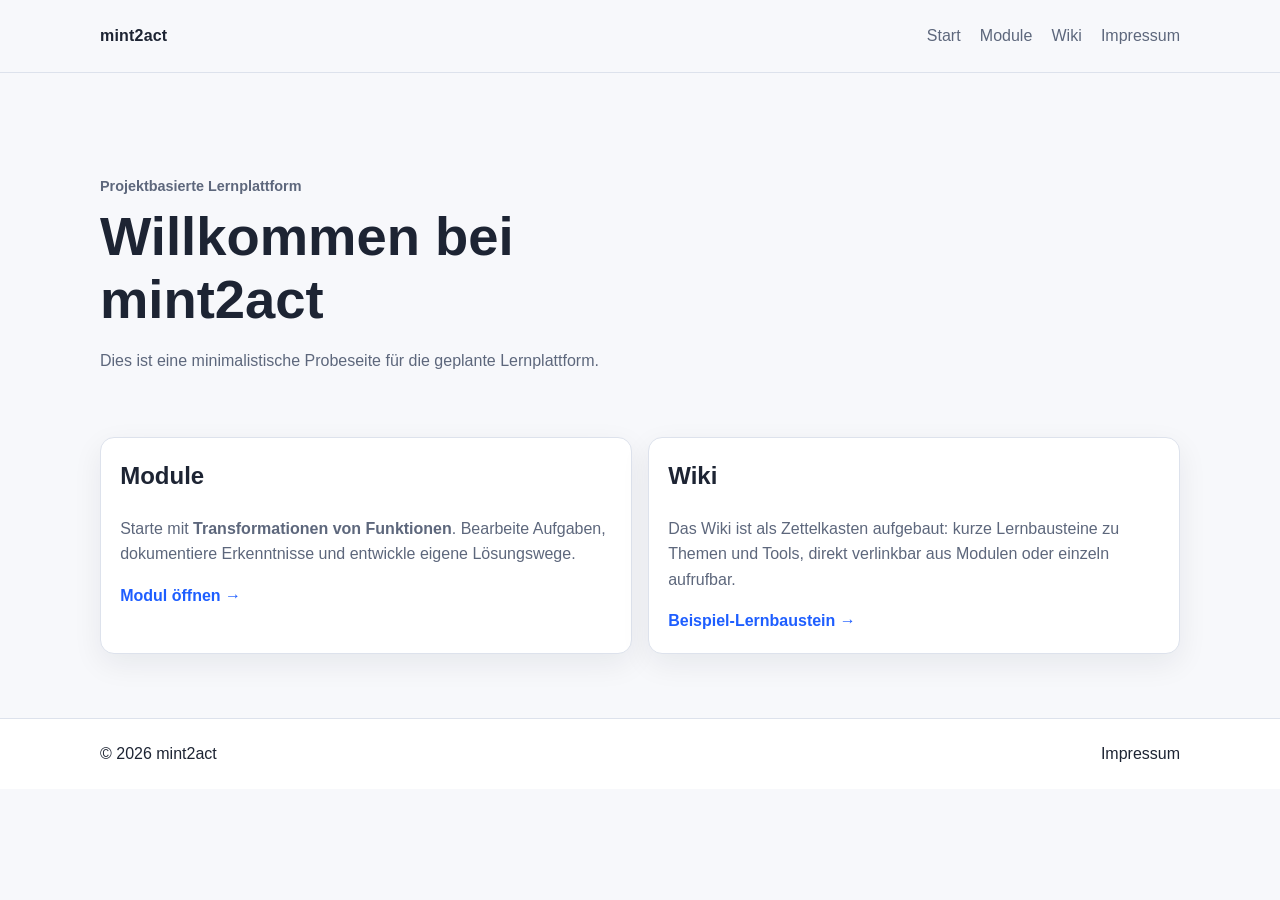
<file: index.html>
<!DOCTYPE html>
<html lang="de">
  <head>
    <meta charset="UTF-8" />
    <meta name="viewport" content="width=device-width, initial-scale=1.0" />
    <title>mint2act | Projektbasiertes MINT-Lernen</title>
    <link rel="stylesheet" href="style.css" />
  </head>
  <body>
    <header class="site-header">
      <div class="container nav-wrap">
        <a class="brand" href="index.html">mint2act</a>
        <button class="menu-toggle" aria-expanded="false" aria-controls="main-nav">Menü</button>
        <nav id="main-nav" class="main-nav" aria-label="Hauptnavigation">
          <a href="index.html">Start</a>
          <a href="module/transformationen-von-funktionen.html">Module</a>
          <a href="wiki/lernbaustein-beispiel.html">Wiki</a>
          <a href="impressum.html">Impressum</a>
        </nav>
      </div>
    </header>

    <main>
      <section class="hero container">
        <p class="eyebrow">Projektbasierte Lernplattform</p>
        <h1>Willkommen bei mint2act</h1>
        <p>Dies ist eine minimalistische Probeseite für die geplante Lernplattform.</p>
      </section>

      <section class="container cards" aria-label="Bereiche der Plattform">
        <article class="card">
          <h2>Module</h2>
          <p>
            Starte mit <strong>Transformationen von Funktionen</strong>. Bearbeite Aufgaben,
            dokumentiere Erkenntnisse und entwickle eigene Lösungswege.
          </p>
          <a href="module/transformationen-von-funktionen.html">Modul öffnen →</a>
        </article>

        <article class="card">
          <h2>Wiki</h2>
          <p>
            Das Wiki ist als Zettelkasten aufgebaut: kurze Lernbausteine zu Themen und Tools,
            direkt verlinkbar aus Modulen oder einzeln aufrufbar.
          </p>
          <a href="wiki/lernbaustein-beispiel.html">Beispiel-Lernbaustein →</a>
        </article>
      </section>
    </main>

    <footer class="site-footer">
      <div class="container footer-content">
        <p>© <span id="year"></span> mint2act</p>
        <a href="impressum.html">Impressum</a>
      </div>
    </footer>

    <script>
      const menuToggle = document.querySelector('.menu-toggle');
      const nav = document.querySelector('#main-nav');

      menuToggle?.addEventListener('click', () => {
        const expanded = menuToggle.getAttribute('aria-expanded') === 'true';
        menuToggle.setAttribute('aria-expanded', String(!expanded));
        nav.classList.toggle('open');
      });

      document.querySelector('#year').textContent = new Date().getFullYear();
    </script>
  </body>
</html>
</file>
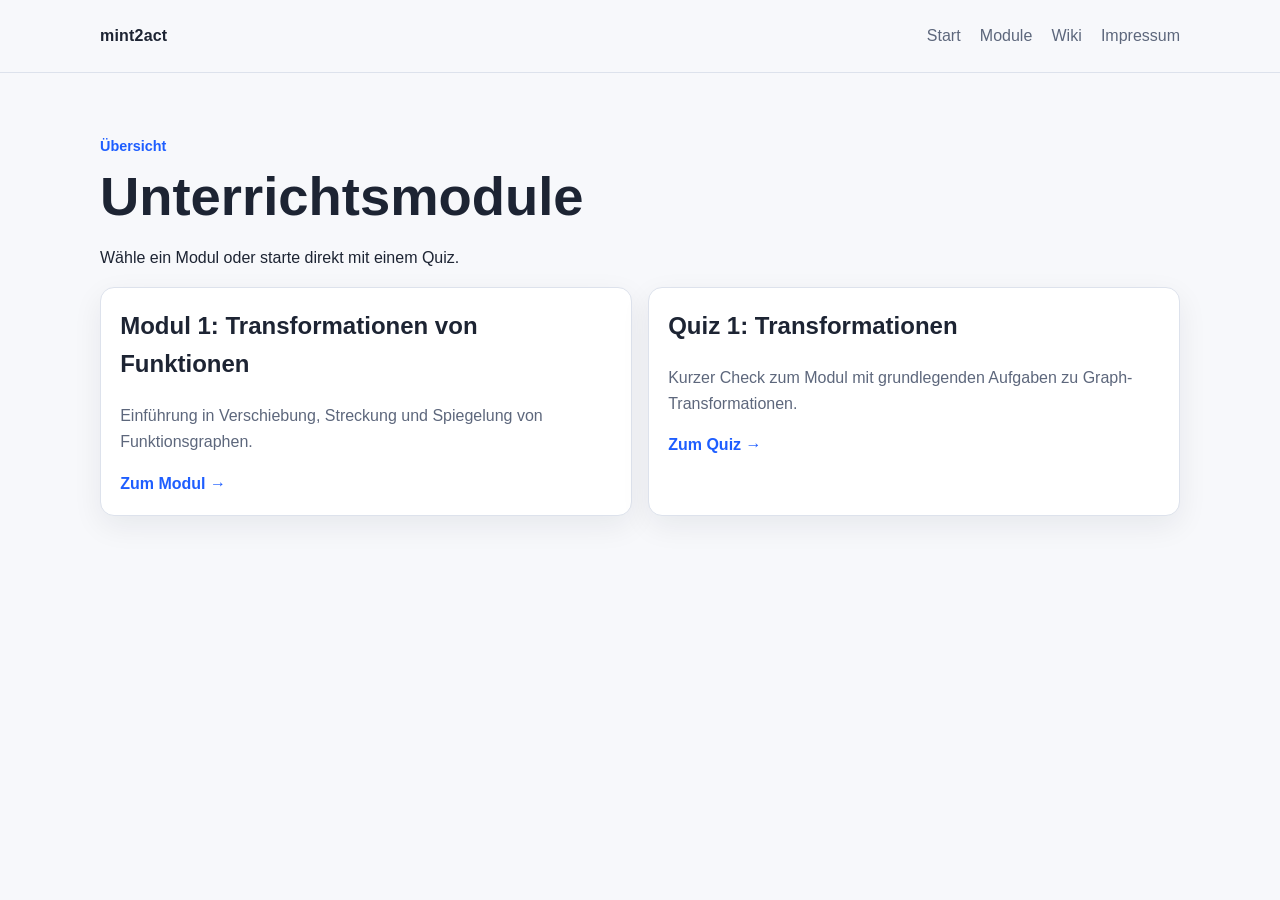
<file: module/index.html>
<!DOCTYPE html>
<html lang="de">
  <head>
    <meta charset="UTF-8" />
    <meta name="viewport" content="width=device-width, initial-scale=1.0" />
    <title>Module | mint2act</title>
    <link rel="stylesheet" href="../style.css" />
  </head>
  <body>
    <header class="site-header">
      <div class="container nav-wrap">
        <a class="brand" href="../index.html">mint2act</a>
        <nav class="main-nav" aria-label="Hauptnavigation">
          <a href="../index.html">Start</a>
          <a href="index.html">Module</a>
          <a href="../wiki/index.html">Wiki</a>
          <a href="../impressum.html">Impressum</a>
        </nav>
      </div>
    </header>

    <main class="container" style="padding: 3rem 0 4rem">
      <p class="eyebrow">Übersicht</p>
      <h1>Unterrichtsmodule</h1>
      <p>Wähle ein Modul oder starte direkt mit einem Quiz.</p>

      <section class="cards" aria-label="Modulliste">
        <article class="card">
          <h2>Modul 1: Transformationen von Funktionen</h2>
          <p>Einführung in Verschiebung, Streckung und Spiegelung von Funktionsgraphen.</p>
          <a href="transformationen-von-funktionen.html">Zum Modul →</a>
        </article>

        <article class="card">
          <h2>Quiz 1: Transformationen</h2>
          <p>Kurzer Check zum Modul mit grundlegenden Aufgaben zu Graph-Transformationen.</p>
          <a href="quiz-transformationen.html">Zum Quiz →</a>
        </article>
      </section>
    </main>
  </body>
</html>
</file>
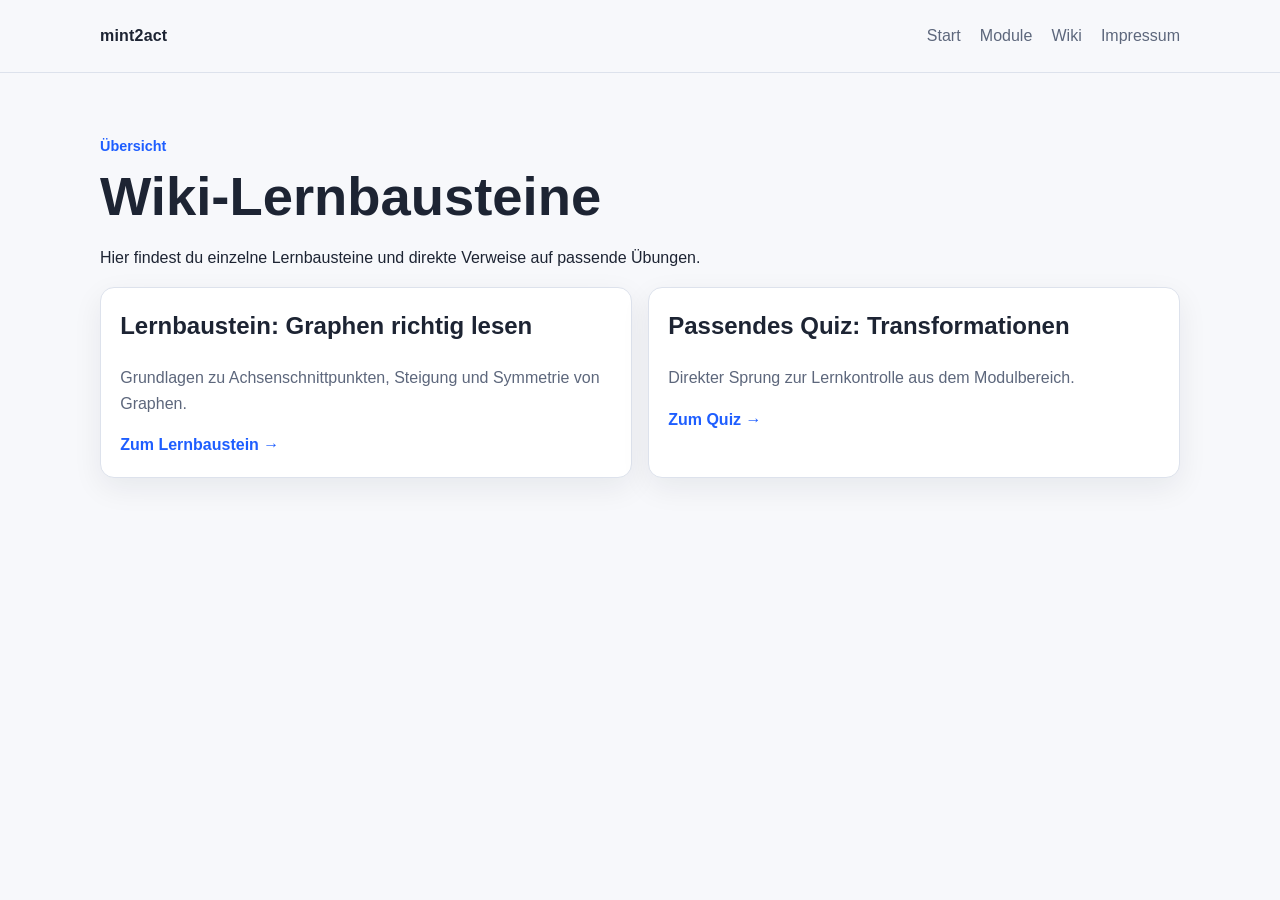
<file: wiki/index.html>
<!DOCTYPE html>
<html lang="de">
  <head>
    <meta charset="UTF-8" />
    <meta name="viewport" content="width=device-width, initial-scale=1.0" />
    <title>Wiki | mint2act</title>
    <link rel="stylesheet" href="../style.css" />
  </head>
  <body>
    <header class="site-header">
      <div class="container nav-wrap">
        <a class="brand" href="../index.html">mint2act</a>
        <nav class="main-nav" aria-label="Hauptnavigation">
          <a href="../index.html">Start</a>
          <a href="../module/index.html">Module</a>
          <a href="index.html">Wiki</a>
          <a href="../impressum.html">Impressum</a>
        </nav>
      </div>
    </header>

    <main class="container" style="padding: 3rem 0 4rem">
      <p class="eyebrow">Übersicht</p>
      <h1>Wiki-Lernbausteine</h1>
      <p>Hier findest du einzelne Lernbausteine und direkte Verweise auf passende Übungen.</p>

      <section class="cards" aria-label="Lernbausteinliste">
        <article class="card">
          <h2>Lernbaustein: Graphen richtig lesen</h2>
          <p>Grundlagen zu Achsenschnittpunkten, Steigung und Symmetrie von Graphen.</p>
          <a href="lernbaustein-beispiel.html">Zum Lernbaustein →</a>
        </article>

        <article class="card">
          <h2>Passendes Quiz: Transformationen</h2>
          <p>Direkter Sprung zur Lernkontrolle aus dem Modulbereich.</p>
          <a href="../module/quiz-transformationen.html">Zum Quiz →</a>
        </article>
      </section>
    </main>
  </body>
</html>
</file>
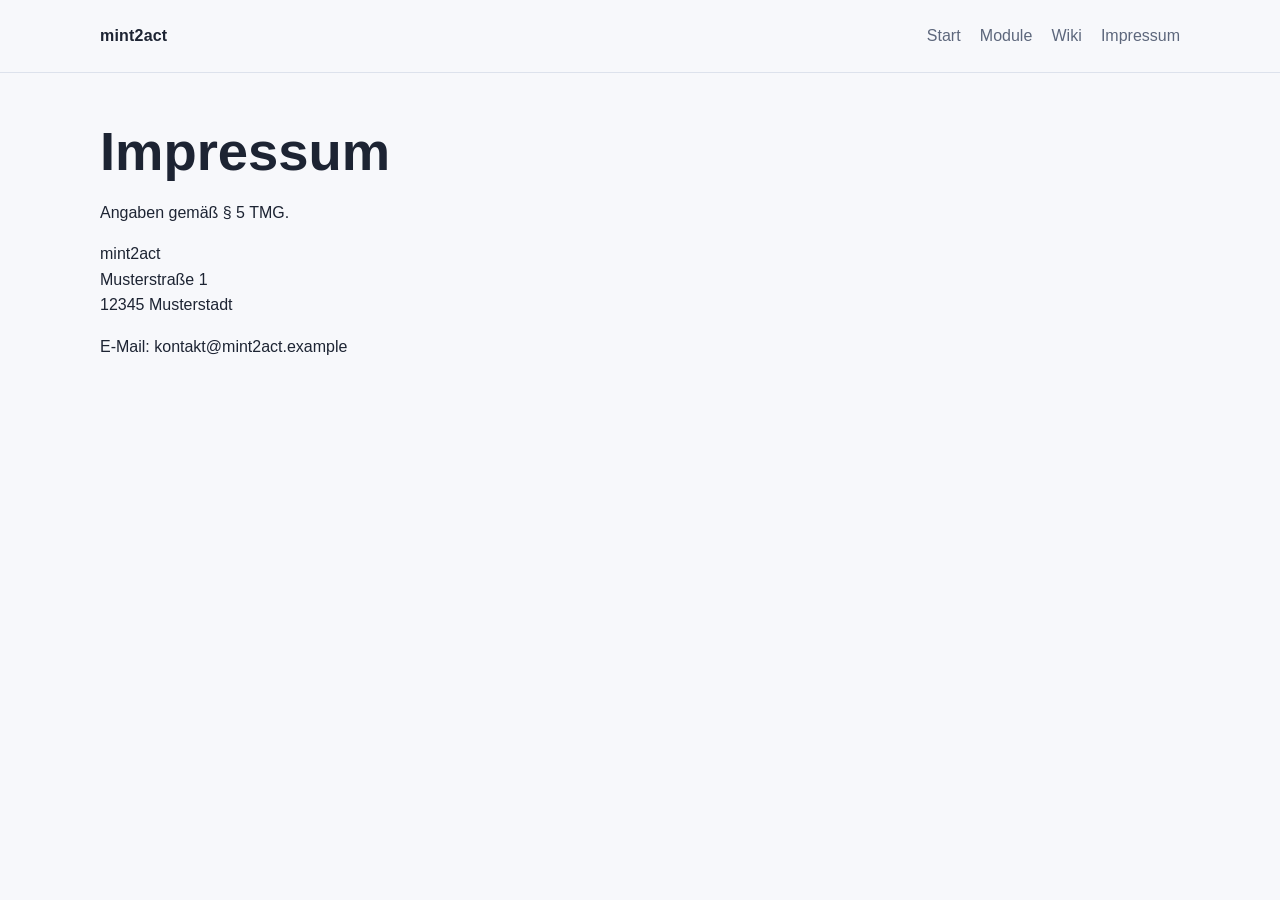
<file: impressum.html>
<!DOCTYPE html>
<html lang="de">
  <head>
    <meta charset="UTF-8" />
    <meta name="viewport" content="width=device-width, initial-scale=1.0" />
    <title>Impressum | mint2act</title>
    <link rel="stylesheet" href="style.css" />
  </head>
  <body>
    <header class="site-header">
      <div class="container nav-wrap">
        <a class="brand" href="index.html">mint2act</a>
        <nav class="main-nav" aria-label="Hauptnavigation">
          <a href="index.html">Start</a>
          <a href="module/transformationen-von-funktionen.html">Module</a>
          <a href="wiki/lernbaustein-beispiel.html">Wiki</a>
          <a href="impressum.html">Impressum</a>
        </nav>
      </div>
    </header>

    <main class="container" style="padding: 3rem 0 4rem">
      <h1>Impressum</h1>
      <p>Angaben gemäß § 5 TMG.</p>
      <p>
        mint2act<br />
        Musterstraße 1<br />
        12345 Musterstadt
      </p>
      <p>E-Mail: kontakt@mint2act.example</p>
    </main>
  </body>
</html>
</file>
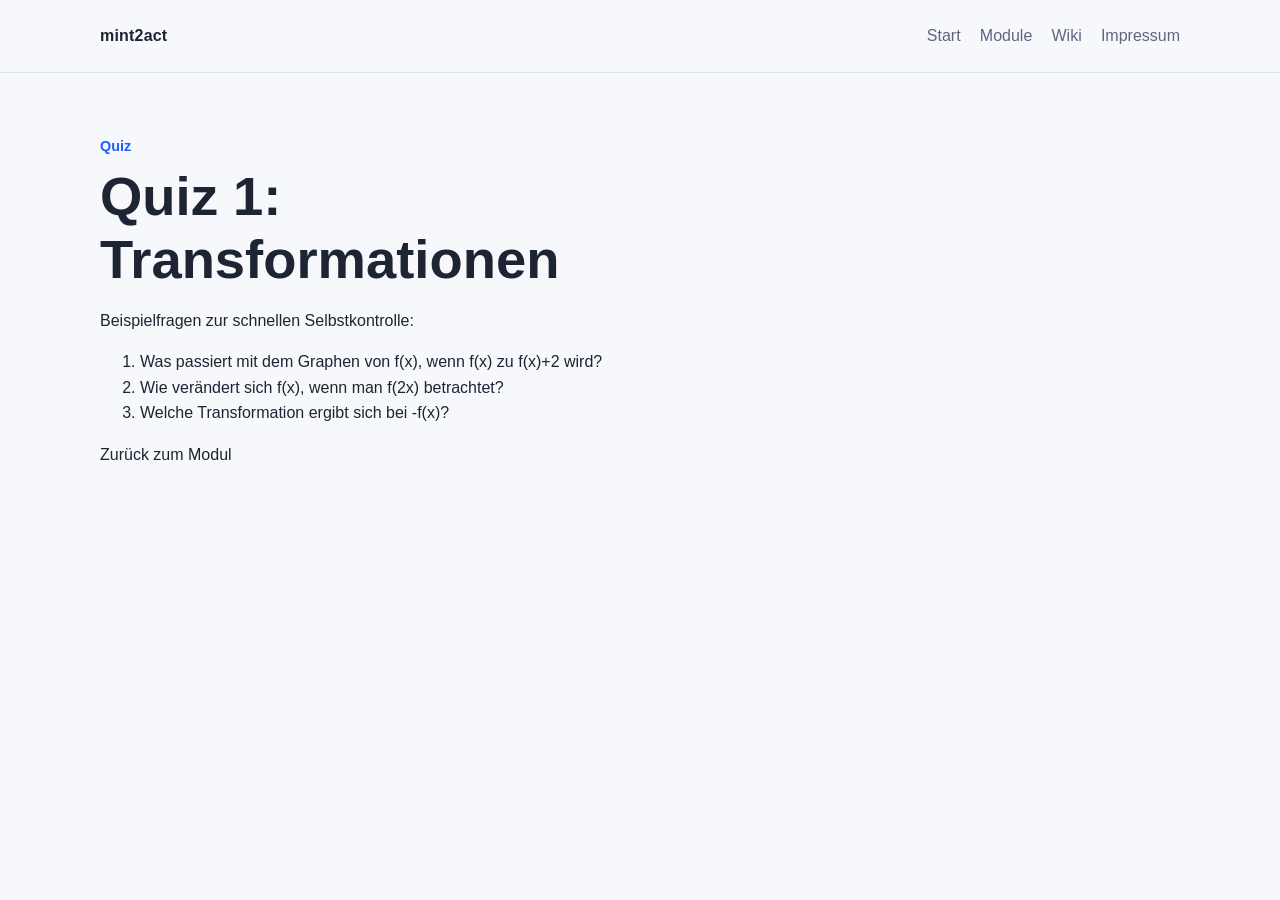
<file: module/quiz-transformationen.html>
<!DOCTYPE html>
<html lang="de">
  <head>
    <meta charset="UTF-8" />
    <meta name="viewport" content="width=device-width, initial-scale=1.0" />
    <title>Quiz 1: Transformationen | mint2act</title>
    <link rel="stylesheet" href="../style.css" />
  </head>
  <body>
    <header class="site-header">
      <div class="container nav-wrap">
        <a class="brand" href="../index.html">mint2act</a>
        <nav class="main-nav" aria-label="Hauptnavigation">
          <a href="../index.html">Start</a>
          <a href="index.html">Module</a>
          <a href="../wiki/index.html">Wiki</a>
          <a href="../impressum.html">Impressum</a>
        </nav>
      </div>
    </header>

    <main class="container" style="padding: 3rem 0 4rem">
      <p class="eyebrow">Quiz</p>
      <h1>Quiz 1: Transformationen</h1>
      <p>Beispielfragen zur schnellen Selbstkontrolle:</p>
      <ol>
        <li>Was passiert mit dem Graphen von f(x), wenn f(x) zu f(x)+2 wird?</li>
        <li>Wie verändert sich f(x), wenn man f(2x) betrachtet?</li>
        <li>Welche Transformation ergibt sich bei -f(x)?</li>
      </ol>
      <p><a href="transformationen-von-funktionen.html">Zurück zum Modul</a></p>
    </main>
  </body>
</html>
</file>
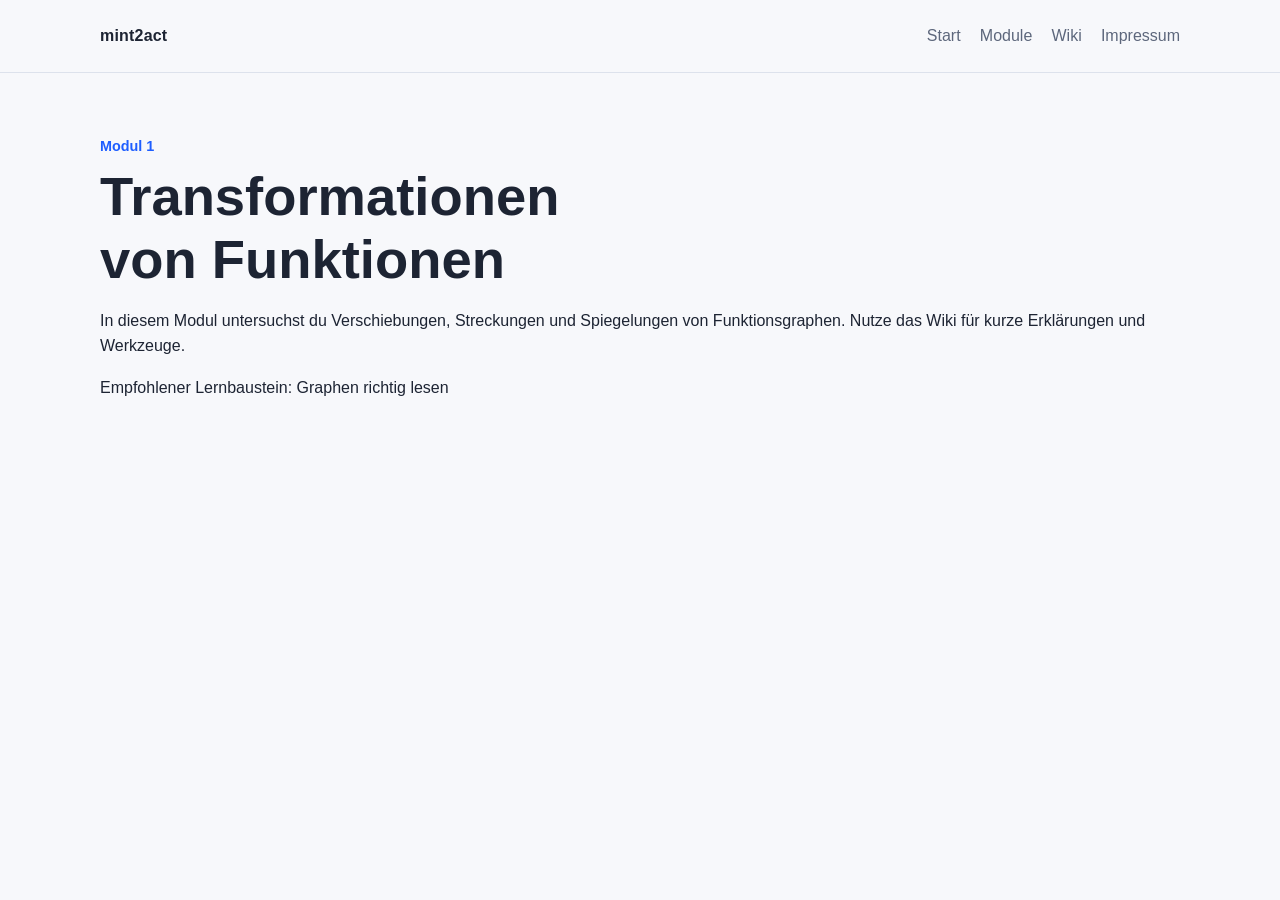
<file: module/transformationen-von-funktionen.html>
<!DOCTYPE html>
<html lang="de">
  <head>
    <meta charset="UTF-8" />
    <meta name="viewport" content="width=device-width, initial-scale=1.0" />
    <title>Modul: Transformationen von Funktionen | mint2act</title>
    <link rel="stylesheet" href="../style.css" />
  </head>
  <body>
    <header class="site-header">
      <div class="container nav-wrap">
        <a class="brand" href="../index.html">mint2act</a>
        <nav class="main-nav" aria-label="Hauptnavigation">
          <a href="../index.html">Start</a>
          <a href="transformationen-von-funktionen.html">Module</a>
          <a href="../wiki/lernbaustein-beispiel.html">Wiki</a>
          <a href="../impressum.html">Impressum</a>
        </nav>
      </div>
    </header>

    <main class="container" style="padding: 3rem 0 4rem">
      <p class="eyebrow">Modul 1</p>
      <h1>Transformationen von Funktionen</h1>
      <p>
        In diesem Modul untersuchst du Verschiebungen, Streckungen und Spiegelungen von
        Funktionsgraphen. Nutze das Wiki für kurze Erklärungen und Werkzeuge.
      </p>
      <p>
        Empfohlener Lernbaustein:
        <a href="../wiki/lernbaustein-beispiel.html">Graphen richtig lesen</a>
      </p>
    </main>
  </body>
</html>
</file>
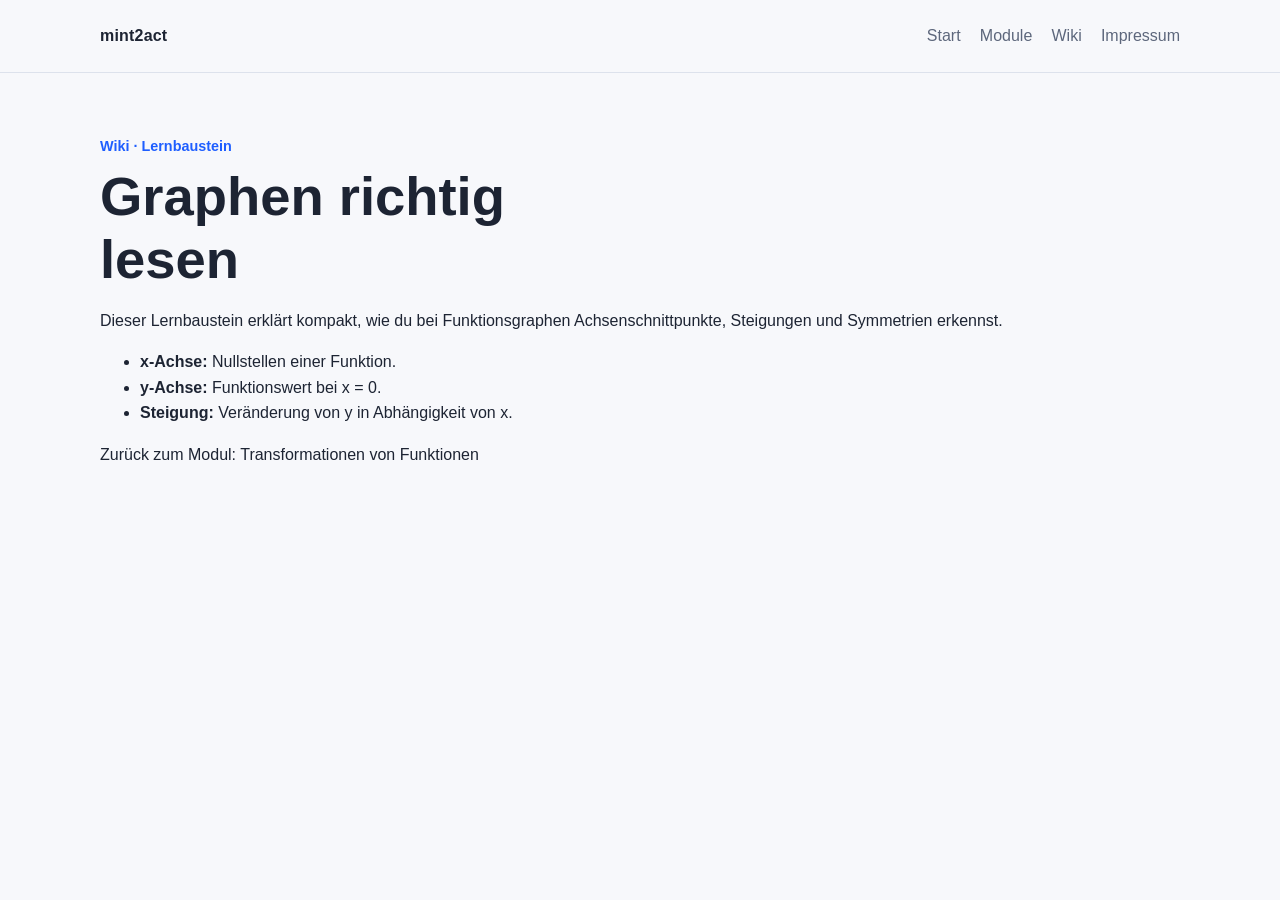
<file: wiki/lernbaustein-beispiel.html>
<!DOCTYPE html>
<html lang="de">
  <head>
    <meta charset="UTF-8" />
    <meta name="viewport" content="width=device-width, initial-scale=1.0" />
    <title>Wiki: Graphen richtig lesen | mint2act</title>
    <link rel="stylesheet" href="../style.css" />
  </head>
  <body>
    <header class="site-header">
      <div class="container nav-wrap">
        <a class="brand" href="../index.html">mint2act</a>
        <nav class="main-nav" aria-label="Hauptnavigation">
          <a href="../index.html">Start</a>
          <a href="../module/transformationen-von-funktionen.html">Module</a>
          <a href="lernbaustein-beispiel.html">Wiki</a>
          <a href="../impressum.html">Impressum</a>
        </nav>
      </div>
    </header>

    <main class="container" style="padding: 3rem 0 4rem">
      <p class="eyebrow">Wiki · Lernbaustein</p>
      <h1>Graphen richtig lesen</h1>
      <p>
        Dieser Lernbaustein erklärt kompakt, wie du bei Funktionsgraphen Achsenschnittpunkte,
        Steigungen und Symmetrien erkennst.
      </p>
      <ul>
        <li><strong>x-Achse:</strong> Nullstellen einer Funktion.</li>
        <li><strong>y-Achse:</strong> Funktionswert bei x = 0.</li>
        <li><strong>Steigung:</strong> Veränderung von y in Abhängigkeit von x.</li>
      </ul>
      <p>
        Zurück zum Modul:
        <a href="../module/transformationen-von-funktionen.html">Transformationen von Funktionen</a>
      </p>
    </main>
  </body>
</html>
</file>
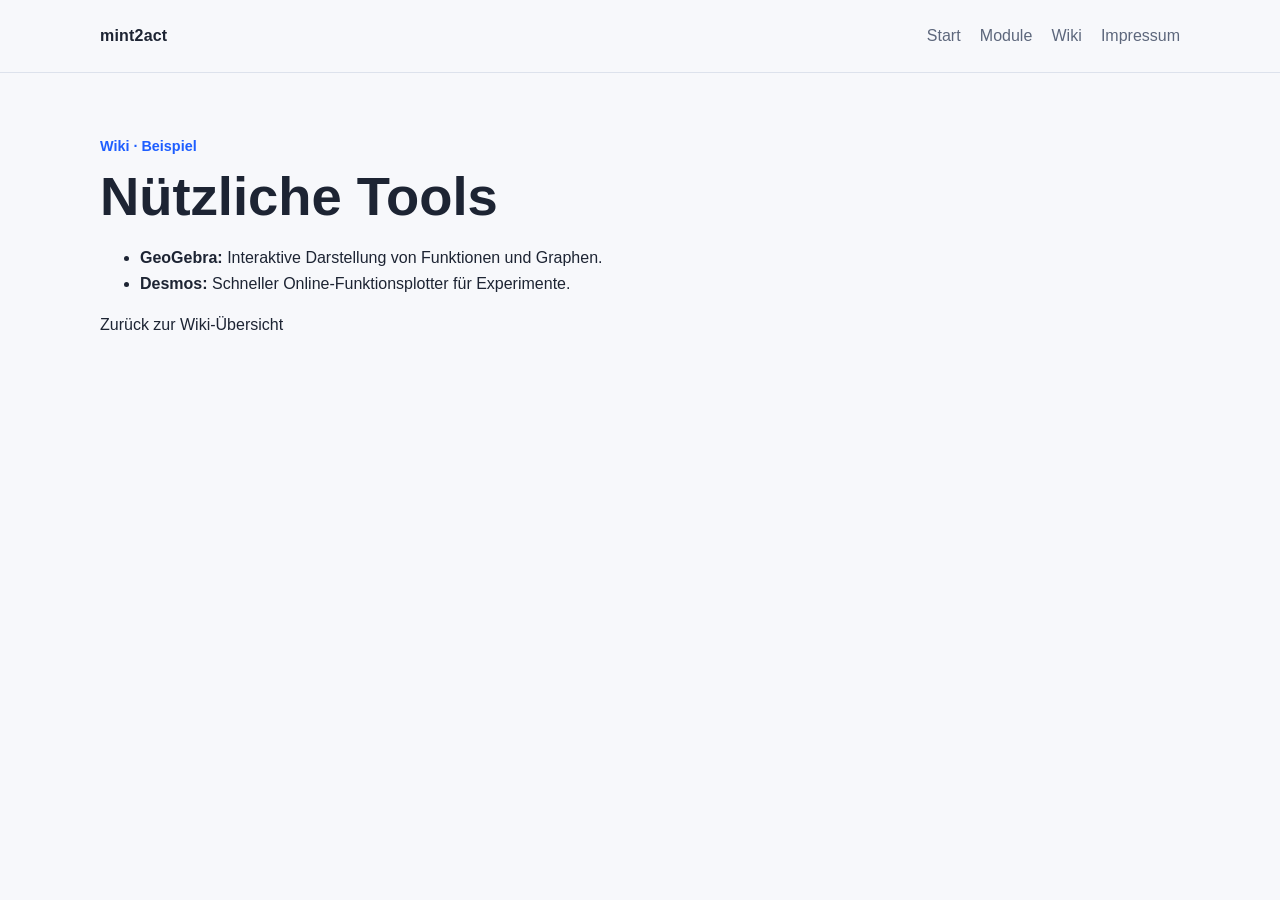
<file: wiki/nuetzliche-tools.html>
<!DOCTYPE html>
<html lang="de">
  <head>
    <meta charset="UTF-8" />
    <meta name="viewport" content="width=device-width, initial-scale=1.0" />
    <title>Wiki: Nützliche Tools | mint2act</title>
    <link rel="stylesheet" href="../style.css" />
  </head>
  <body>
    <header class="site-header">
      <div class="container nav-wrap">
        <a class="brand" href="../index.html">mint2act</a>
        <nav class="main-nav" aria-label="Hauptnavigation">
          <a href="../index.html">Start</a>
          <a href="../module/index.html">Module</a>
          <a href="index.html">Wiki</a>
          <a href="../impressum.html">Impressum</a>
        </nav>
      </div>
    </header>

    <main class="container" style="padding: 3rem 0 4rem">
      <p class="eyebrow">Wiki · Beispiel</p>
      <h1>Nützliche Tools</h1>
      <ul>
        <li><strong>GeoGebra:</strong> Interaktive Darstellung von Funktionen und Graphen.</li>
        <li><strong>Desmos:</strong> Schneller Online-Funktionsplotter für Experimente.</li>
      </ul>
      <p><a href="index.html">Zurück zur Wiki-Übersicht</a></p>
    </main>
  </body>
</html>
</file>
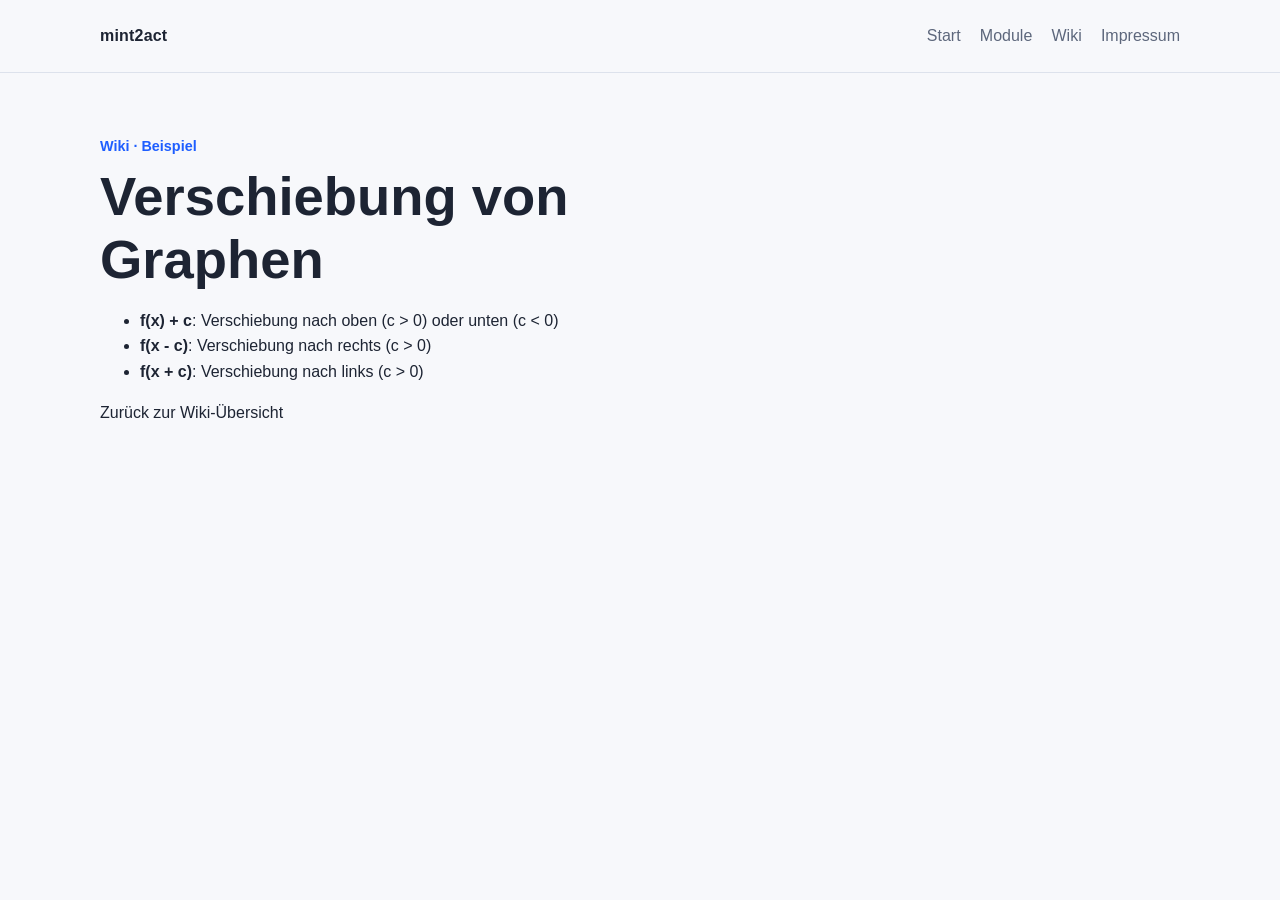
<file: wiki/verschiebung-von-graphen.html>
<!DOCTYPE html>
<html lang="de">
  <head>
    <meta charset="UTF-8" />
    <meta name="viewport" content="width=device-width, initial-scale=1.0" />
    <title>Wiki: Verschiebung von Graphen | mint2act</title>
    <link rel="stylesheet" href="../style.css" />
  </head>
  <body>
    <header class="site-header">
      <div class="container nav-wrap">
        <a class="brand" href="../index.html">mint2act</a>
        <nav class="main-nav" aria-label="Hauptnavigation">
          <a href="../index.html">Start</a>
          <a href="../module/index.html">Module</a>
          <a href="index.html">Wiki</a>
          <a href="../impressum.html">Impressum</a>
        </nav>
      </div>
    </header>

    <main class="container" style="padding: 3rem 0 4rem">
      <p class="eyebrow">Wiki · Beispiel</p>
      <h1>Verschiebung von Graphen</h1>
      <ul>
        <li><strong>f(x) + c</strong>: Verschiebung nach oben (c &gt; 0) oder unten (c &lt; 0)</li>
        <li><strong>f(x - c)</strong>: Verschiebung nach rechts (c &gt; 0)</li>
        <li><strong>f(x + c)</strong>: Verschiebung nach links (c &gt; 0)</li>
      </ul>
      <p><a href="index.html">Zurück zur Wiki-Übersicht</a></p>
    </main>
  </body>
</html>
</file>
<file: style.css>
:root {
  --bg: #f7f8fb;
  --surface: #ffffff;
  --text: #1d2433;
  --muted: #5d677c;
  --line: #dde2ec;
  --accent: #1e5eff;
  --accent-contrast: #ffffff;
  --radius: 14px;
  --shadow: 0 10px 30px rgba(17, 24, 39, 0.07);
}

* {
  box-sizing: border-box;
}

body {
  margin: 0;
  font-family: Inter, "Segoe UI", Roboto, Arial, sans-serif;
  background: var(--bg);
  color: var(--text);
  line-height: 1.6;
}

a {
  color: inherit;
  text-decoration: none;
}

.container {
  width: min(1080px, 92%);
  margin: 0 auto;
}

.site-header {
  position: sticky;
  top: 0;
  background: rgba(247, 248, 251, 0.95);
  backdrop-filter: blur(8px);
  border-bottom: 1px solid var(--line);
}

.nav-wrap {
  display: flex;
  align-items: center;
  justify-content: space-between;
  gap: 1rem;
  min-height: 72px;
}

.brand {
  font-weight: 700;
  letter-spacing: 0.2px;
}

.main-nav {
  display: flex;
  gap: 1.2rem;
}

.main-nav a {
  color: var(--muted);
  font-weight: 500;
}

.main-nav a:hover,
.main-nav a:focus-visible {
  color: var(--text);
}

.menu-toggle {
  display: none;
  border: 1px solid var(--line);
  background: var(--surface);
  border-radius: 10px;
  padding: 0.45rem 0.75rem;
}

.hero {
  padding: 5.5rem 0 3rem;
}

.eyebrow {
  display: inline-block;
  margin-bottom: 0.5rem;
  color: var(--accent);
  font-size: 0.9rem;
  font-weight: 600;
}

h1 {
  margin: 0;
  max-width: 18ch;
  line-height: 1.15;
  font-size: clamp(2rem, 6vw, 3.4rem);
}

.hero p {
  max-width: 58ch;
  color: var(--muted);
}

.cards {
  display: grid;
  gap: 1rem;
  grid-template-columns: repeat(auto-fit, minmax(240px, 1fr));
  padding-bottom: 4rem;
}

.card {
  background: var(--surface);
  border: 1px solid var(--line);
  border-radius: var(--radius);
  box-shadow: var(--shadow);
  padding: 1.2rem;
}

.card h2 {
  margin-top: 0;
}

.card p {
  color: var(--muted);
}

.card a {
  color: var(--accent);
  font-weight: 600;
}

.site-footer {
  border-top: 1px solid var(--line);
  background: var(--surface);
}

.footer-content {
  min-height: 70px;
  display: flex;
  align-items: center;
  justify-content: space-between;
  gap: 1rem;
}

@media (max-width: 760px) {
  .menu-toggle {
    display: inline-block;
  }

  .main-nav {
    display: none;
    position: absolute;
    top: 72px;
    right: 4%;
    flex-direction: column;
    background: var(--surface);
    border: 1px solid var(--line);
    border-radius: 12px;
    box-shadow: var(--shadow);
    padding: 0.85rem;
    min-width: 180px;
  }

  .main-nav.open {
    display: flex;
  }
}
</file>
